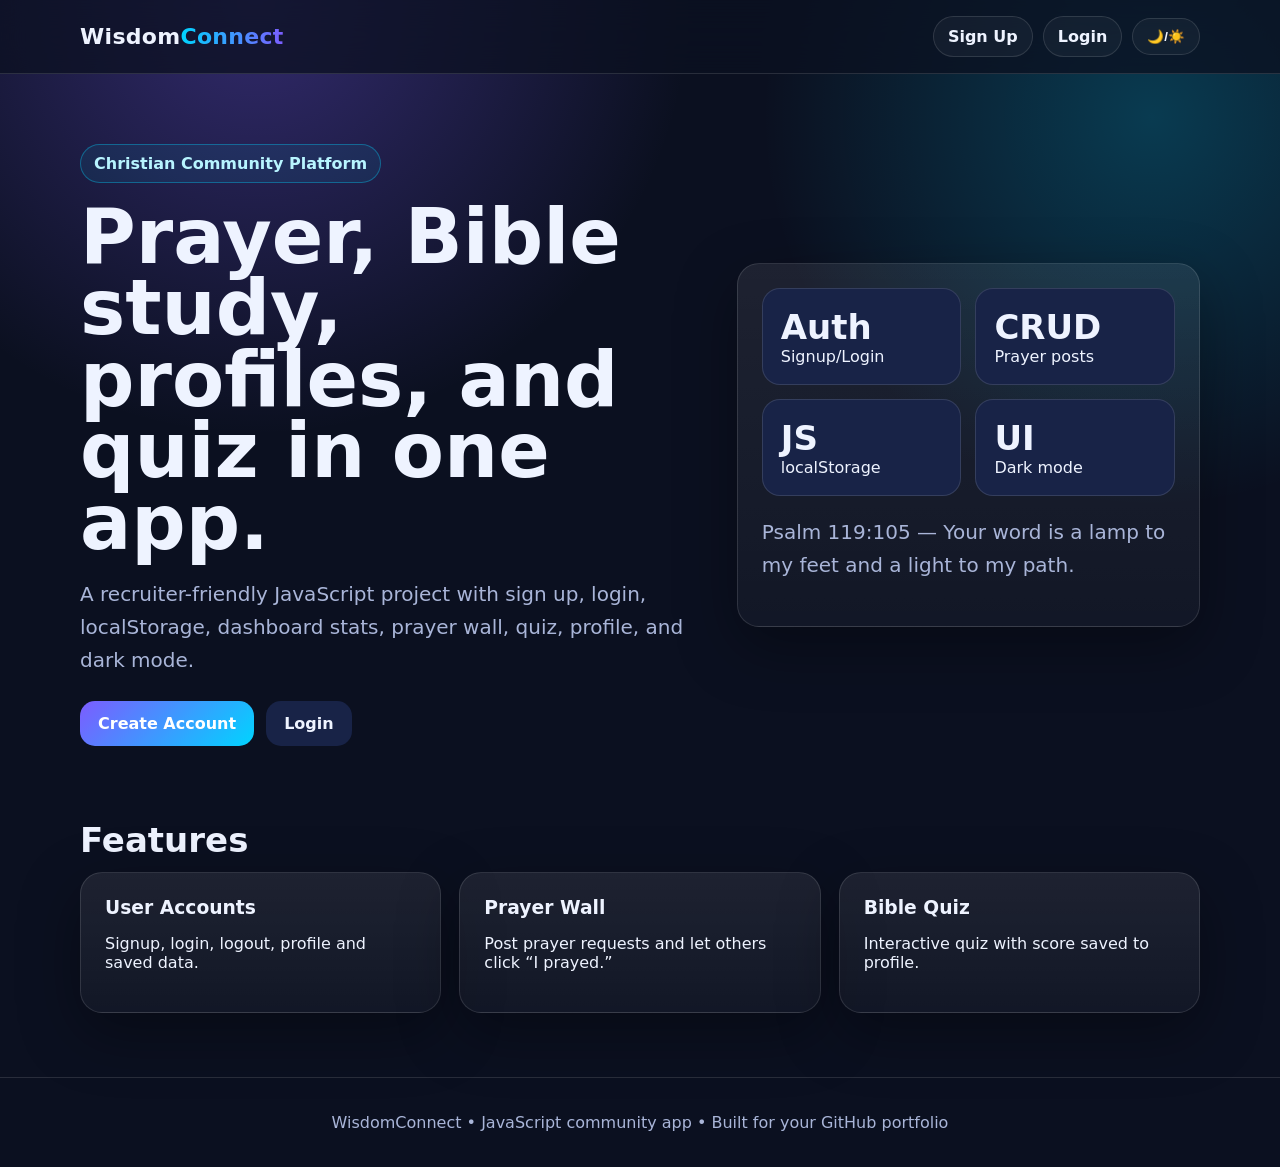
<file: index.html>
<!doctype html><html lang="en"><head><meta charset="utf-8"><meta name="viewport" content="width=device-width,initial-scale=1"><title>WisdomConnect</title><link rel="stylesheet" href="assets/css/style.css"></head><body><header class="nav"><div class="container nav-inner"><a class="logo" href="index.html">Wisdom<span>Connect</span></a><div class="menu"><a href="signup.html">Sign Up</a><a href="login.html">Login</a><button class="pill-btn" id="themeToggle">🌙/☀️</button></div></div></header><main class="container hero"><section><span class="badge">Christian Community Platform</span><h1>Prayer, Bible study, profiles, and quiz in one app.</h1><p class="lead">A recruiter-friendly JavaScript project with sign up, login, localStorage, dashboard stats, prayer wall, quiz, profile, and dark mode.</p><div class="actions"><a class="btn primary" href="signup.html">Create Account</a><a class="btn" href="login.html">Login</a></div></section><section class="card"><div class="statgrid"><div class="stat"><b>Auth</b>Signup/Login</div><div class="stat"><b>CRUD</b>Prayer posts</div><div class="stat"><b>JS</b>localStorage</div><div class="stat"><b>UI</b>Dark mode</div></div><p class="lead dailyVerse"></p></section></main><section class="container section"><h2>Features</h2><div class="grid"><div class="card"><h3>User Accounts</h3><p>Signup, login, logout, profile and saved data.</p></div><div class="card"><h3>Prayer Wall</h3><p>Post prayer requests and let others click “I prayed.”</p></div><div class="card"><h3>Bible Quiz</h3><p>Interactive quiz with score saved to profile.</p></div></div></section><footer class="footer">WisdomConnect • JavaScript community app • Built for your GitHub portfolio</footer><script src="assets/js/app.js"></script></body></html>
</file>
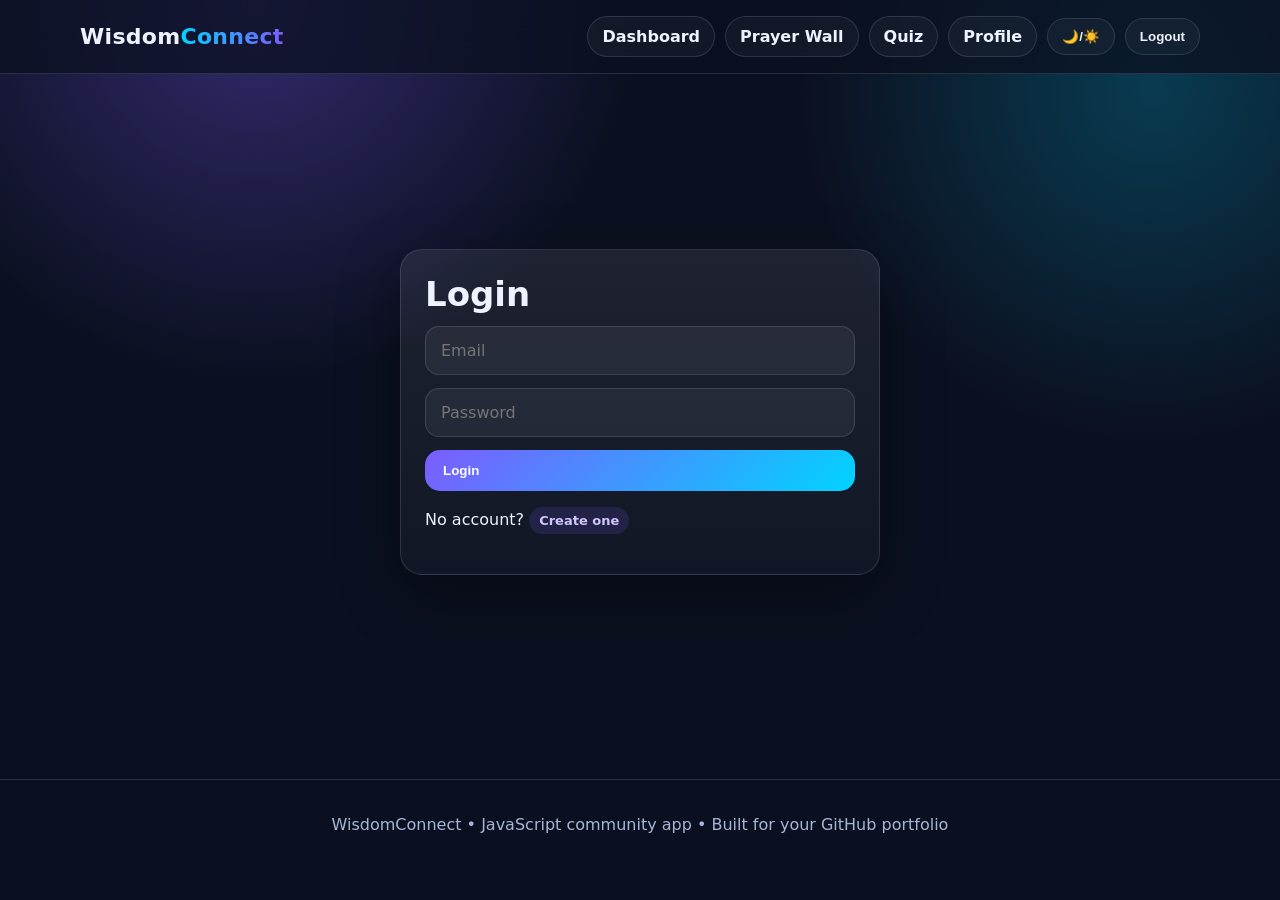
<file: dashboard.html>
<!doctype html><html lang="en"><head><meta charset="utf-8"><meta name="viewport" content="width=device-width,initial-scale=1"><title>Dashboard</title><link rel="stylesheet" href="assets/css/style.css"></head><body><header class="nav"><div class="container nav-inner"><a class="logo" href="index.html">Wisdom<span>Connect</span></a><div class="menu"><a href="dashboard.html">Dashboard</a><a href="prayer-wall.html">Prayer Wall</a><a href="quiz.html">Quiz</a><a href="profile.html">Profile</a><button class="pill-btn" id="themeToggle">🌙/☀️</button><button class="pill-btn" id="logoutBtn">Logout</button></div></div></header><main class="container section"><h1>Welcome, <span class="userName"></span></h1><p class="lead dailyVerse"></p><div id="dashboardStats" class="statgrid"></div><div class="actions"><a class="btn primary" href="prayer-wall.html">Post Prayer Request</a><a class="btn" href="quiz.html">Take Bible Quiz</a></div></main><footer class="footer">WisdomConnect • JavaScript community app • Built for your GitHub portfolio</footer><script src="assets/js/app.js"></script></body></html>
</file>
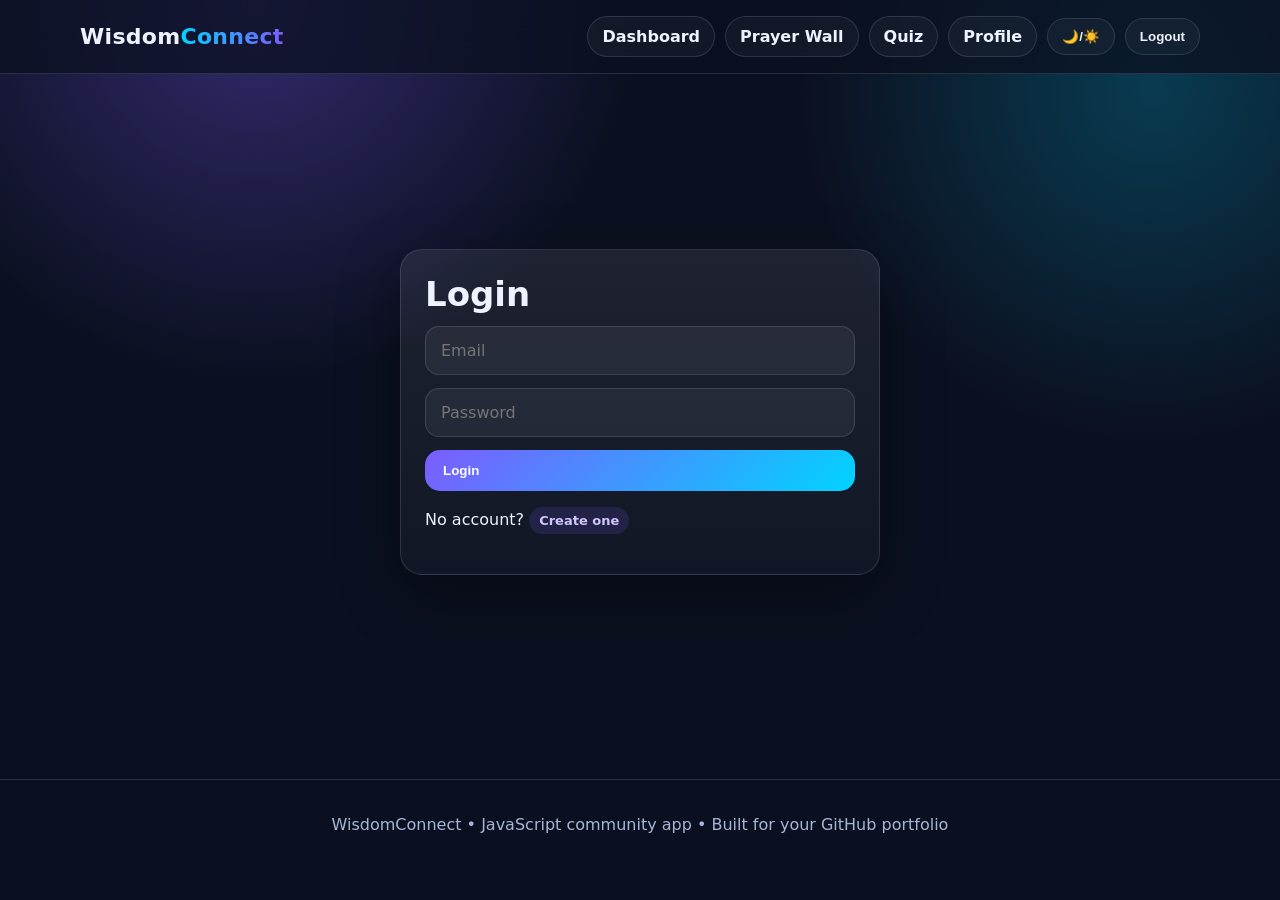
<file: login.html>
<!doctype html><html lang="en"><head><meta charset="utf-8"><meta name="viewport" content="width=device-width,initial-scale=1"><title>Login</title><link rel="stylesheet" href="assets/css/style.css"></head><body><header class="nav"><div class="container nav-inner"><a class="logo" href="index.html">Wisdom<span>Connect</span></a><div class="menu"><a href="dashboard.html">Dashboard</a><a href="prayer-wall.html">Prayer Wall</a><a href="quiz.html">Quiz</a><a href="profile.html">Profile</a><button class="pill-btn" id="themeToggle">🌙/☀️</button><button class="pill-btn" id="logoutBtn">Logout</button></div></div></header><main class="auth-wrap"><section class="card auth-card"><h2>Login</h2><form id="loginForm" class="form"><input class="input" id="email" type="email" placeholder="Email" required><input class="input" id="password" type="password" placeholder="Password" required><button class="btn primary">Login</button></form><p>No account? <a class="tag" href="signup.html">Create one</a></p></section></main><footer class="footer">WisdomConnect • JavaScript community app • Built for your GitHub portfolio</footer><script src="assets/js/app.js"></script></body></html>
</file>
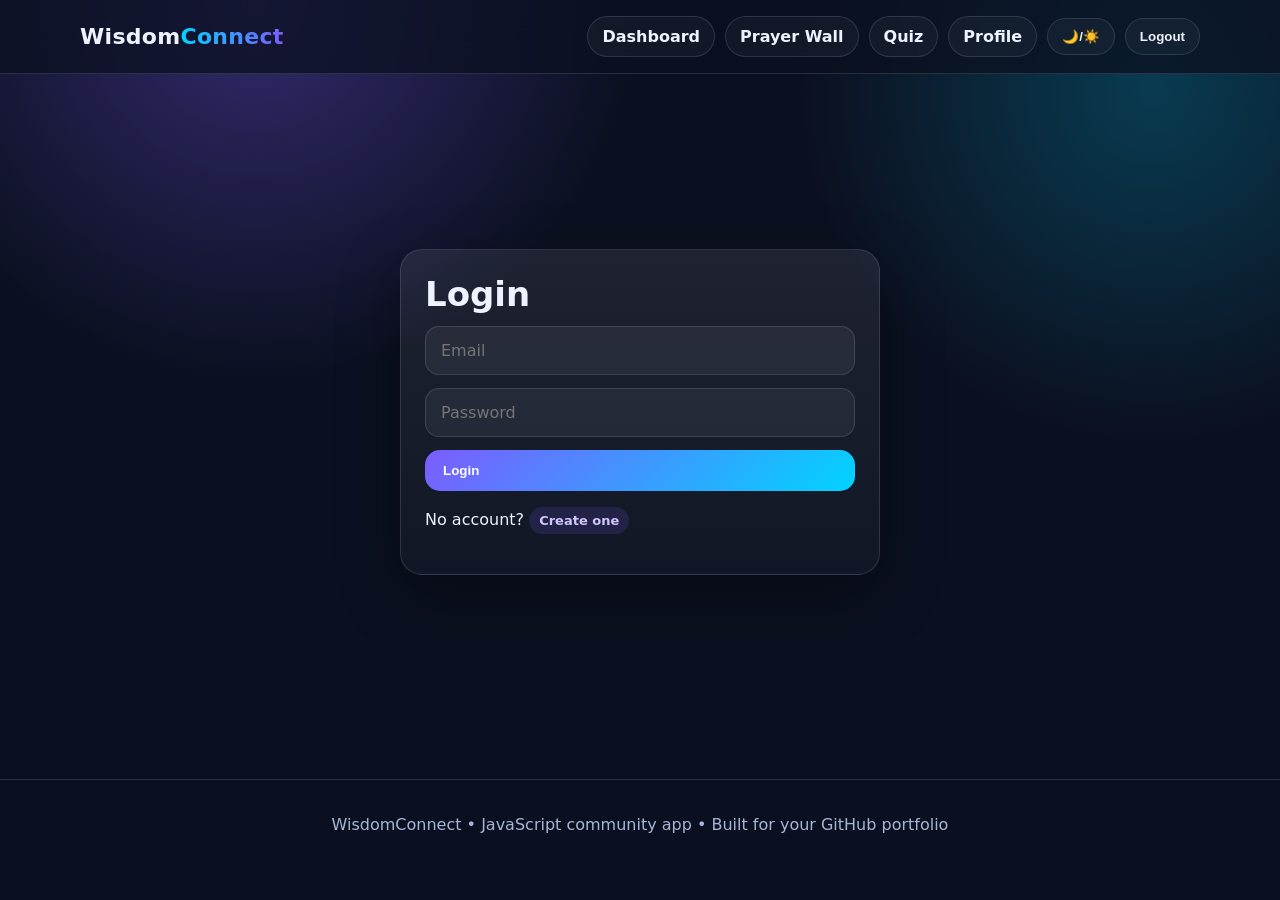
<file: prayer-wall.html>
<!doctype html><html lang="en"><head><meta charset="utf-8"><meta name="viewport" content="width=device-width,initial-scale=1"><title>Prayer Wall</title><link rel="stylesheet" href="assets/css/style.css"></head><body><header class="nav"><div class="container nav-inner"><a class="logo" href="index.html">Wisdom<span>Connect</span></a><div class="menu"><a href="dashboard.html">Dashboard</a><a href="prayer-wall.html">Prayer Wall</a><a href="quiz.html">Quiz</a><a href="profile.html">Profile</a><button class="pill-btn" id="themeToggle">🌙/☀️</button><button class="pill-btn" id="logoutBtn">Logout</button></div></div></header><main class="container section"><h1>Prayer Wall</h1><p class="lead">Share a prayer request and encourage others.</p><section class="card"><form id="postForm" class="form"><textarea id="postText" placeholder="Write your prayer request..." required></textarea><button class="btn primary">Post Request</button></form></section><section class="section"><div id="feed" class="feed"></div></section></main><footer class="footer">WisdomConnect • JavaScript community app • Built for your GitHub portfolio</footer><script src="assets/js/app.js"></script></body></html>
</file>
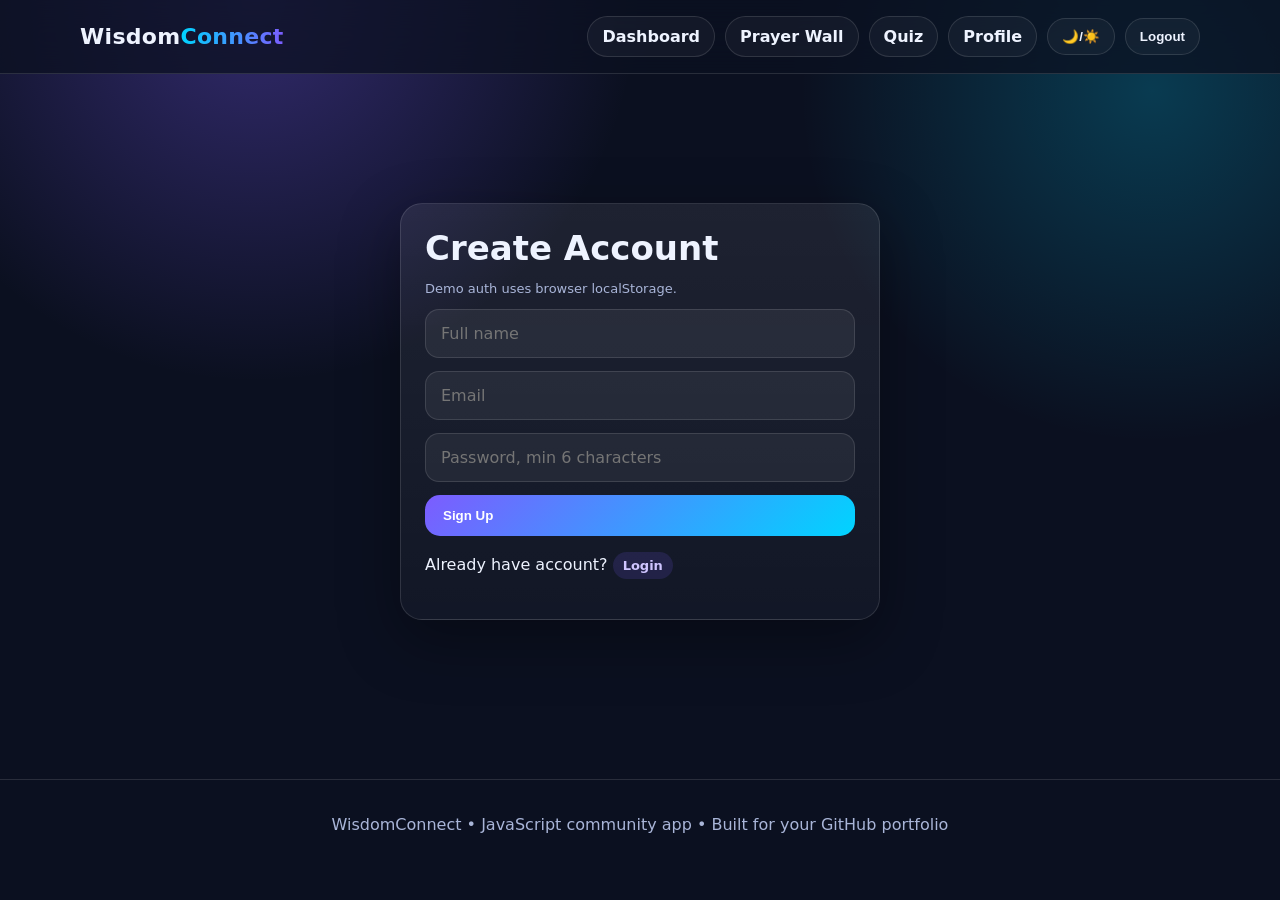
<file: signup.html>
<!doctype html><html lang="en"><head><meta charset="utf-8"><meta name="viewport" content="width=device-width,initial-scale=1"><title>Sign Up</title><link rel="stylesheet" href="assets/css/style.css"></head><body><header class="nav"><div class="container nav-inner"><a class="logo" href="index.html">Wisdom<span>Connect</span></a><div class="menu"><a href="dashboard.html">Dashboard</a><a href="prayer-wall.html">Prayer Wall</a><a href="quiz.html">Quiz</a><a href="profile.html">Profile</a><button class="pill-btn" id="themeToggle">🌙/☀️</button><button class="pill-btn" id="logoutBtn">Logout</button></div></div></header><main class="auth-wrap"><section class="card auth-card"><h2>Create Account</h2><p class="mini">Demo auth uses browser localStorage.</p><form id="signupForm" class="form"><input class="input" id="name" placeholder="Full name" required><input class="input" id="email" type="email" placeholder="Email" required><input class="input" id="password" type="password" placeholder="Password, min 6 characters" required><button class="btn primary">Sign Up</button></form><p>Already have account? <a class="tag" href="login.html">Login</a></p></section></main><footer class="footer">WisdomConnect • JavaScript community app • Built for your GitHub portfolio</footer><script src="assets/js/app.js"></script></body></html>
</file>
<file: assets/css/style.css>
:root{--bg:#0b1020;--panel:#121a33;--panel2:#182347;--text:#eef3ff;--muted:#a9b5d8;--brand:#7c5cff;--brand2:#00d4ff;--good:#42e695;--danger:#ff5c7a;--line:rgba(255,255,255,.12);--shadow:0 20px 60px rgba(0,0,0,.35);--radius:22px}*{box-sizing:border-box}body{margin:0;font-family:Inter,system-ui,-apple-system,Segoe UI,Arial,sans-serif;background:radial-gradient(circle at 20% 0%,rgba(124,92,255,.35),transparent 28%),radial-gradient(circle at 90% 10%,rgba(0,212,255,.22),transparent 25%),var(--bg);color:var(--text);min-height:100vh}body.light{--bg:#f5f7ff;--panel:#fff;--panel2:#eef2ff;--text:#12172a;--muted:#5e6680;--line:rgba(0,0,0,.12);--shadow:0 18px 45px rgba(35,50,90,.12)}a{color:inherit;text-decoration:none}.container{width:min(1120px,92%);margin:auto}.nav{position:sticky;top:0;z-index:10;background:rgba(11,16,32,.75);backdrop-filter:blur(18px);border-bottom:1px solid var(--line)}body.light .nav{background:rgba(245,247,255,.82)}.nav-inner{display:flex;align-items:center;justify-content:space-between;padding:16px 0;gap:16px}.logo{font-weight:900;letter-spacing:.3px;font-size:22px}.logo span{background:linear-gradient(90deg,var(--brand2),var(--brand));-webkit-background-clip:text;color:transparent}.menu{display:flex;gap:10px;flex-wrap:wrap;align-items:center}.menu a,.pill-btn{padding:10px 14px;border:1px solid var(--line);border-radius:999px;background:rgba(255,255,255,.04);font-weight:700;color:var(--text);cursor:pointer}.menu a:hover,.pill-btn:hover{border-color:rgba(124,92,255,.7)}.hero{padding:70px 0 40px;display:grid;grid-template-columns:1.15fr .85fr;gap:30px;align-items:center}.badge{display:inline-flex;padding:9px 13px;border:1px solid rgba(0,212,255,.35);border-radius:999px;background:rgba(0,212,255,.08);color:#b7f4ff;font-weight:800}body.light .badge{color:#0a6880}h1{font-size:clamp(42px,6vw,76px);line-height:.94;margin:18px 0}h2{font-size:34px;margin:0 0 12px}h3{margin:0 0 8px}.lead{font-size:20px;color:var(--muted);line-height:1.65}.card{background:linear-gradient(180deg,rgba(255,255,255,.08),rgba(255,255,255,.03));border:1px solid var(--line);border-radius:var(--radius);box-shadow:var(--shadow);padding:24px}body.light .card{background:#fff}.actions{display:flex;gap:12px;flex-wrap:wrap;margin-top:24px}.btn{border:0;border-radius:15px;padding:13px 18px;font-weight:900;cursor:pointer;color:var(--text);background:var(--panel2);display:inline-flex;align-items:center;gap:8px}.btn.primary{background:linear-gradient(135deg,var(--brand),var(--brand2));color:white}.btn.good{background:linear-gradient(135deg,#17b26a,#42e695);color:#062414}.grid{display:grid;grid-template-columns:repeat(3,1fr);gap:18px}.section{padding:34px 0}.statgrid{display:grid;grid-template-columns:repeat(2,1fr);gap:14px}.stat{padding:18px;border-radius:18px;background:var(--panel2);border:1px solid var(--line)}.stat b{display:block;font-size:34px}.form{display:grid;gap:13px}.input,textarea{width:100%;padding:14px 15px;border-radius:14px;border:1px solid var(--line);background:rgba(255,255,255,.06);color:var(--text);font:inherit}body.light .input,body.light textarea{background:#f8f9ff}textarea{min-height:110px;resize:vertical}.auth-wrap{min-height:75vh;display:grid;place-items:center;padding:40px 0}.auth-card{width:min(480px,94%)}.feed{display:grid;gap:16px}.post{padding:18px;border:1px solid var(--line);border-radius:18px;background:rgba(255,255,255,.05)}body.light .post{background:#fff}.post-top{display:flex;justify-content:space-between;gap:10px;color:var(--muted);font-size:14px}.post-body{font-size:18px;line-height:1.6;margin:12px 0}.mini{font-size:13px;color:var(--muted)}.tag{display:inline-flex;padding:6px 10px;border-radius:999px;background:rgba(124,92,255,.15);color:#cfc5ff;font-weight:800;font-size:13px}body.light .tag{color:#4d38b5}.avatar{width:70px;height:70px;border-radius:22px;background:linear-gradient(135deg,var(--brand),var(--brand2));display:grid;place-items:center;font-size:30px;font-weight:900}.profile{display:flex;gap:18px;align-items:center}.quiz-option{display:block;width:100%;margin:10px 0;text-align:left}.footer{padding:35px 0;color:var(--muted);text-align:center;border-top:1px solid var(--line);margin-top:30px}@media(max-width:850px){.hero,.grid{grid-template-columns:1fr}.nav-inner{align-items:flex-start;flex-direction:column}h1{font-size:42px}}
</file>
